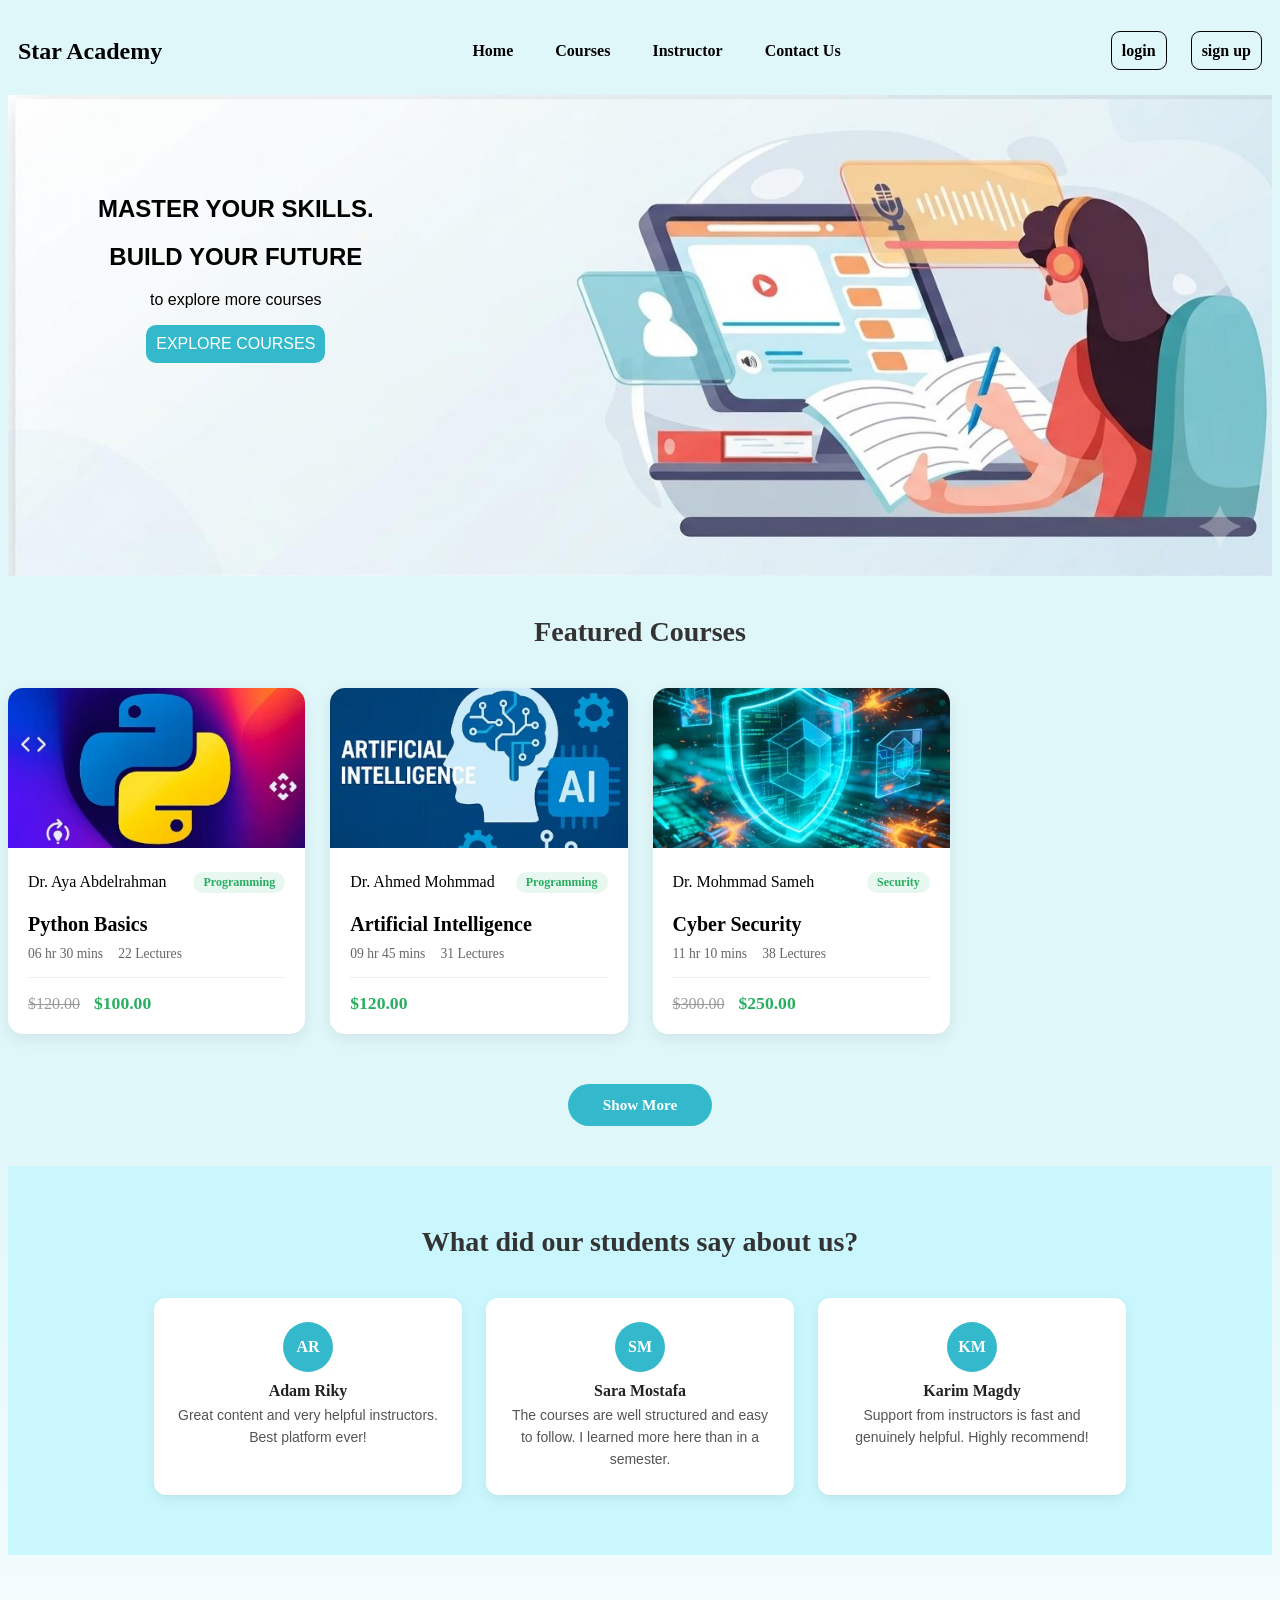
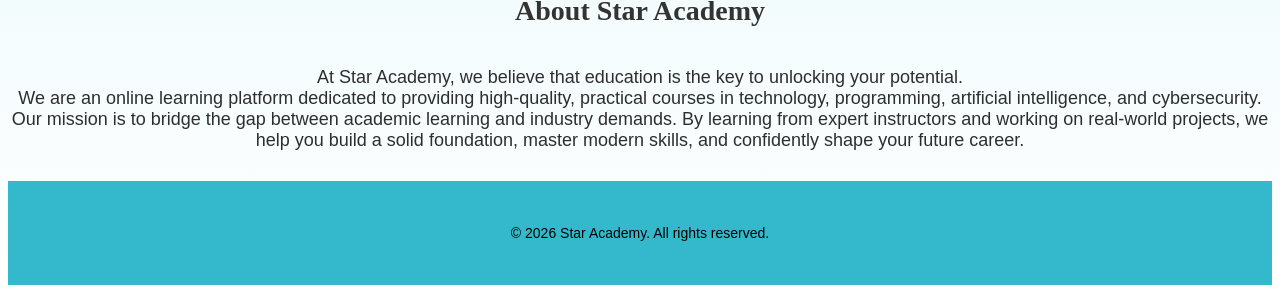
<file: index.html>
<!DOCTYPE html>
<html lang="en">
<head>
    <meta charset="UTF-8">
    <meta name="viewport" content="width=device-width, initial-scale=1.0">
    <title>Education Website</title>
    <link rel="stylesheet" href="hh.css">
</head>
<body>
    <header>
        <nav>
            <h1 class="logo">Star Academy</h1>
            <ul>
                <li><a href="index.html">Home</a></li>
                <li><a href="courses.html">Courses</a></li>
                <li><a href="instructors.html">Instructor</a></li>
                <li><a href="contaxct us.html">Contact Us</a></li>
            </ul>
            <div class="auth-buttons">
                <a href="login.html" class="ll">login</a>
                <a href="signup.html" class="ll">sign up</a>
            </div>
        </nav>
    </header>

    <div class="pp">
        <img src="WhatsApp Image 2026-07-05 at 4.45.54 AM.jpeg">
        <div class="first">
            <h2>MASTER YOUR SKILLS.</h2>
            <h2>BUILD YOUR FUTURE</h2>
            <p>to explore more courses</p>
            <a href="_" class="kk">EXPLORE COURSES</a>
        </div>
    </div>

    <h2 class="section-title">Featured Courses</h2>

    <section class="category">
        <div class="cards-grid">

            <a href="_" class="card">
                <div class="card-img">
                    <img src="WhatsApp Image 2026-07-16 at 11.35.59 PM.jpeg" alt="Python Basics">
                </div>
                <div class="card-content">
                    <div class="card-top">
                        <div class="instructor">
                            <i class="fa-solid fa-user-circle"></i>
                            <span class="instructor-name">Dr. Aya Abdelrahman</span>
                        </div>
                        <span class="tag">Programming</span>
                    </div>
                    <h3 class="card-title">Python Basics</h3>
                    <div class="card-info">
                        <span><i class="fa-regular fa-clock"></i> 06 hr 30 mins</span>
                        <span><i class="fa-solid fa-users"></i> 22 Lectures</span>
                    </div>
                    <div class="card-footer">
                        <div class="price">
                            <span class="old-price">$120.00</span>
                            <span class="new-price">$100.00</span>
                        </div>
                    </div>
                </div>
            </a>

            <a href="_" class="card">
                <div class="card-img">
                    <img src="WhatsApp Image 2026-07-16 at 11.36.33 PM (1).jpeg" alt="Artificial Intelligence">
                </div>
                <div class="card-content">
                    <div class="card-top">
                        <div class="instructor">
                            <i class="fa-solid fa-user-circle"></i>
                            <span class="instructor-name">Dr. Ahmed Mohmmad</span>
                        </div>
                        <span class="tag">Programming</span>
                    </div>
                    <h3 class="card-title">Artificial Intelligence</h3>
                    <div class="card-info">
                        <span><i class="fa-regular fa-clock"></i> 09 hr 45 mins</span>
                        <span><i class="fa-solid fa-users"></i> 31 Lectures</span>
                    </div>
                    <div class="card-footer">
                        <div class="price">
                            <span class="new-price">$120.00</span>
                        </div>
                    </div>
                </div>
            </a>

            <a href="_" class="card">
                <div class="card-img">
                    <img src="WhatsApp Image 2026-07-16 at 11.36.33 PM.jpeg" alt="Cyber Security">
                </div>
                <div class="card-content">
                    <div class="card-top">
                        <div class="instructor">
                            <i class="fa-solid fa-user-circle"></i>
                            <span class="instructor-name">Dr. Mohmmad Sameh</span>
                        </div>
                        <span class="tag">Security</span>
                    </div>
                    <h3 class="card-title">Cyber Security</h3>
                    <div class="card-info">
                        <span><i class="fa-regular fa-clock"></i> 11 hr 10 mins</span>
                        <span><i class="fa-solid fa-users"></i> 38 Lectures</span>
                    </div>
                    <div class="card-footer">
                        <div class="price">
                            <span class="old-price">$300.00</span>
                            <span class="new-price">$250.00</span>
                        </div>
                    </div>
                </div>
            </a>

        </div>

        <div class="btn-container">
            <a href="#" class="k">Show More</a>
        </div>
    </section>

    <section class="student">
        <h2>What did our students say about us?</h2>

        <div class="testimonial-grid">
            <div class="testimonial-card">
                <div class="avatar">AR</div>
                <h4>Adam Riky</h4>
                <p class="quote">Great content and very helpful instructors. Best platform ever!</p>
            </div>

            <div class="testimonial-card">
                <div class="avatar">SM</div>
                <h4>Sara Mostafa</h4>
                <p class="quote">The courses are well structured and easy to follow. I learned more here than in a semester.</p>
            </div>

            <div class="testimonial-card">
                <div class="avatar">KM</div>
                <h4>Karim Magdy</h4>
                <p class="quote">Support from instructors is fast and genuinely helpful. Highly recommend!</p>
            </div>
        </div>
    </section>

    <div class="about">
        <h2>About Star Academy</h2>
        <p>At Star Academy, we believe that education is the key to unlocking your potential.
            <br> We are an online learning platform dedicated to providing high-quality, practical courses in technology, programming, artificial intelligence, and cybersecurity.
            <br>
            Our mission is to bridge the gap between academic learning and industry demands. By learning from expert instructors and working on real-world projects, we help you build a solid foundation, master modern skills, and confidently shape your future career.</p>
    </div>

    <footer class="main-footer">
        <p>&copy; 2026 Star Academy. All rights reserved.</p>
    </footer>
</body>
</html>
</file>
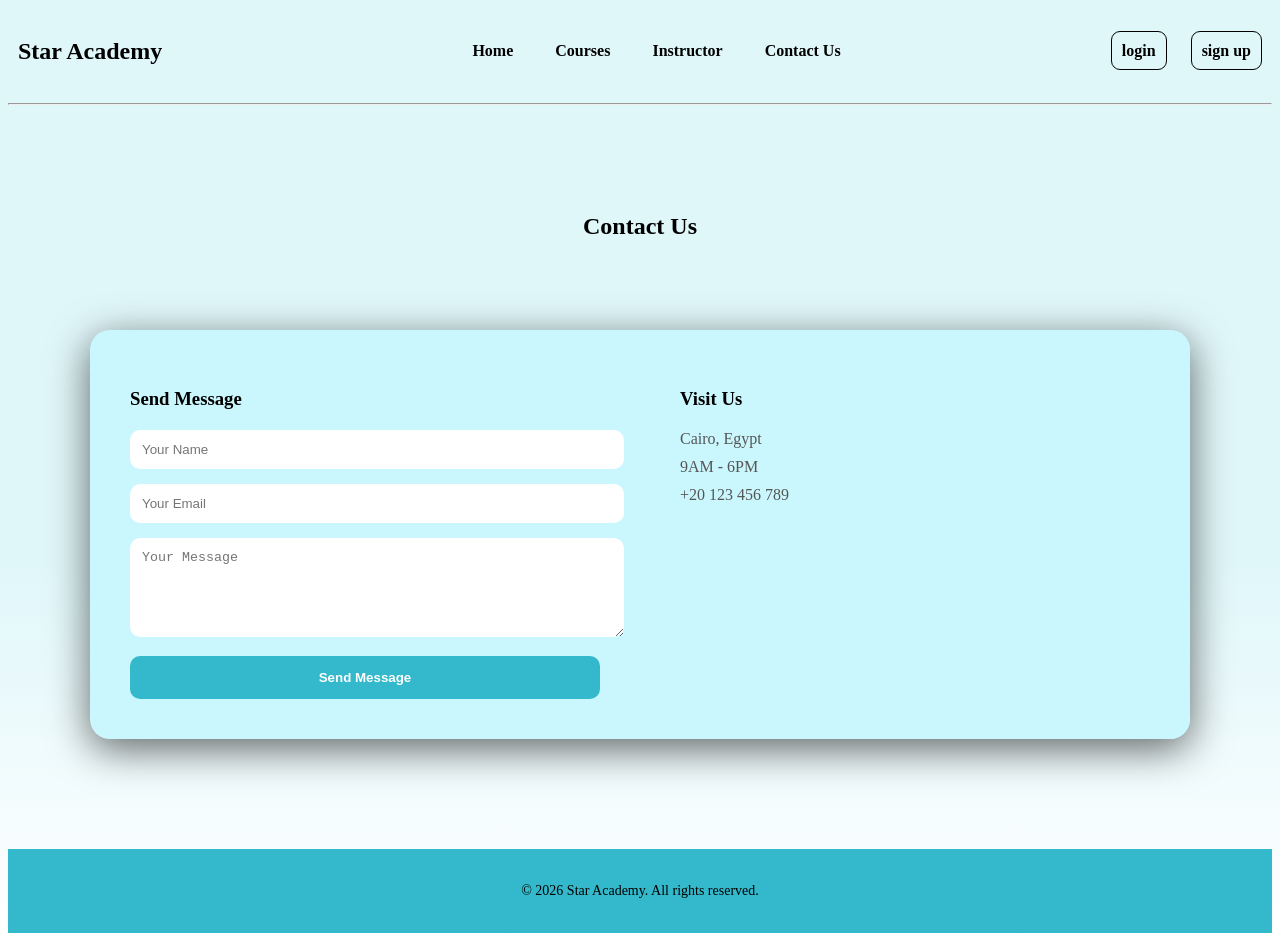
<file: contaxct us.html>
<!DOCTYPE html>
<html lang="en">
<head>
    <meta charset="UTF-8">
    <meta name="viewport" content="width=device-width, initial-scale=1.0">
    <title>Document</title>
    <link rel="stylesheet" href="contact us .css">

</head>
<body>
    
    <header>
        <nav>
            <h1 class="logo">Star Academy</h1>
            <ul>
                <li><a href="index.html">Home</a></li>
                <li><a href="courses.html">Courses</a></li>
                <li><a href="instructors.html">Instructor</a></li>
                <li><a href="contaxct us.html">Contact Us</a></li>
            </ul>
            <div class="auth-buttons">
                <a href="login.html" class="ll">login</a>
                <a href="signup.html" class="ll">sign up</a>
            </div>
        </nav>
    </header>

    <hr>
    <section id="contact" class="fade">
    <h2>Contact Us </h2>
    <div class="container">
        <div class="form">
            <h3>Send Message</h3>
            <form>
                <input type="text" id="name" placeholder="Your Name" >
                <input type="email" id="email" placeholder="Your Email">
              
                <textarea id="message" rows="5" placeholder="Your Message"></textarea>
                <button class="hh" type="submit">Send Message</button>
            </form>
        </div>
        <div class="info">
            <h3>Visit Us</h3>
            <p> <span>Cairo, Egypt</span></p>
            <p><span>9AM - 6PM</span></p>
            <p> <span>+20 123 456 789</span></p>
        </div>


    </div>
</section>
<footer class="main-footer">
        <p>&copy; 2026 Star Academy. All rights reserved.</p>
    </footer>
    
</body>
</html>
</file>
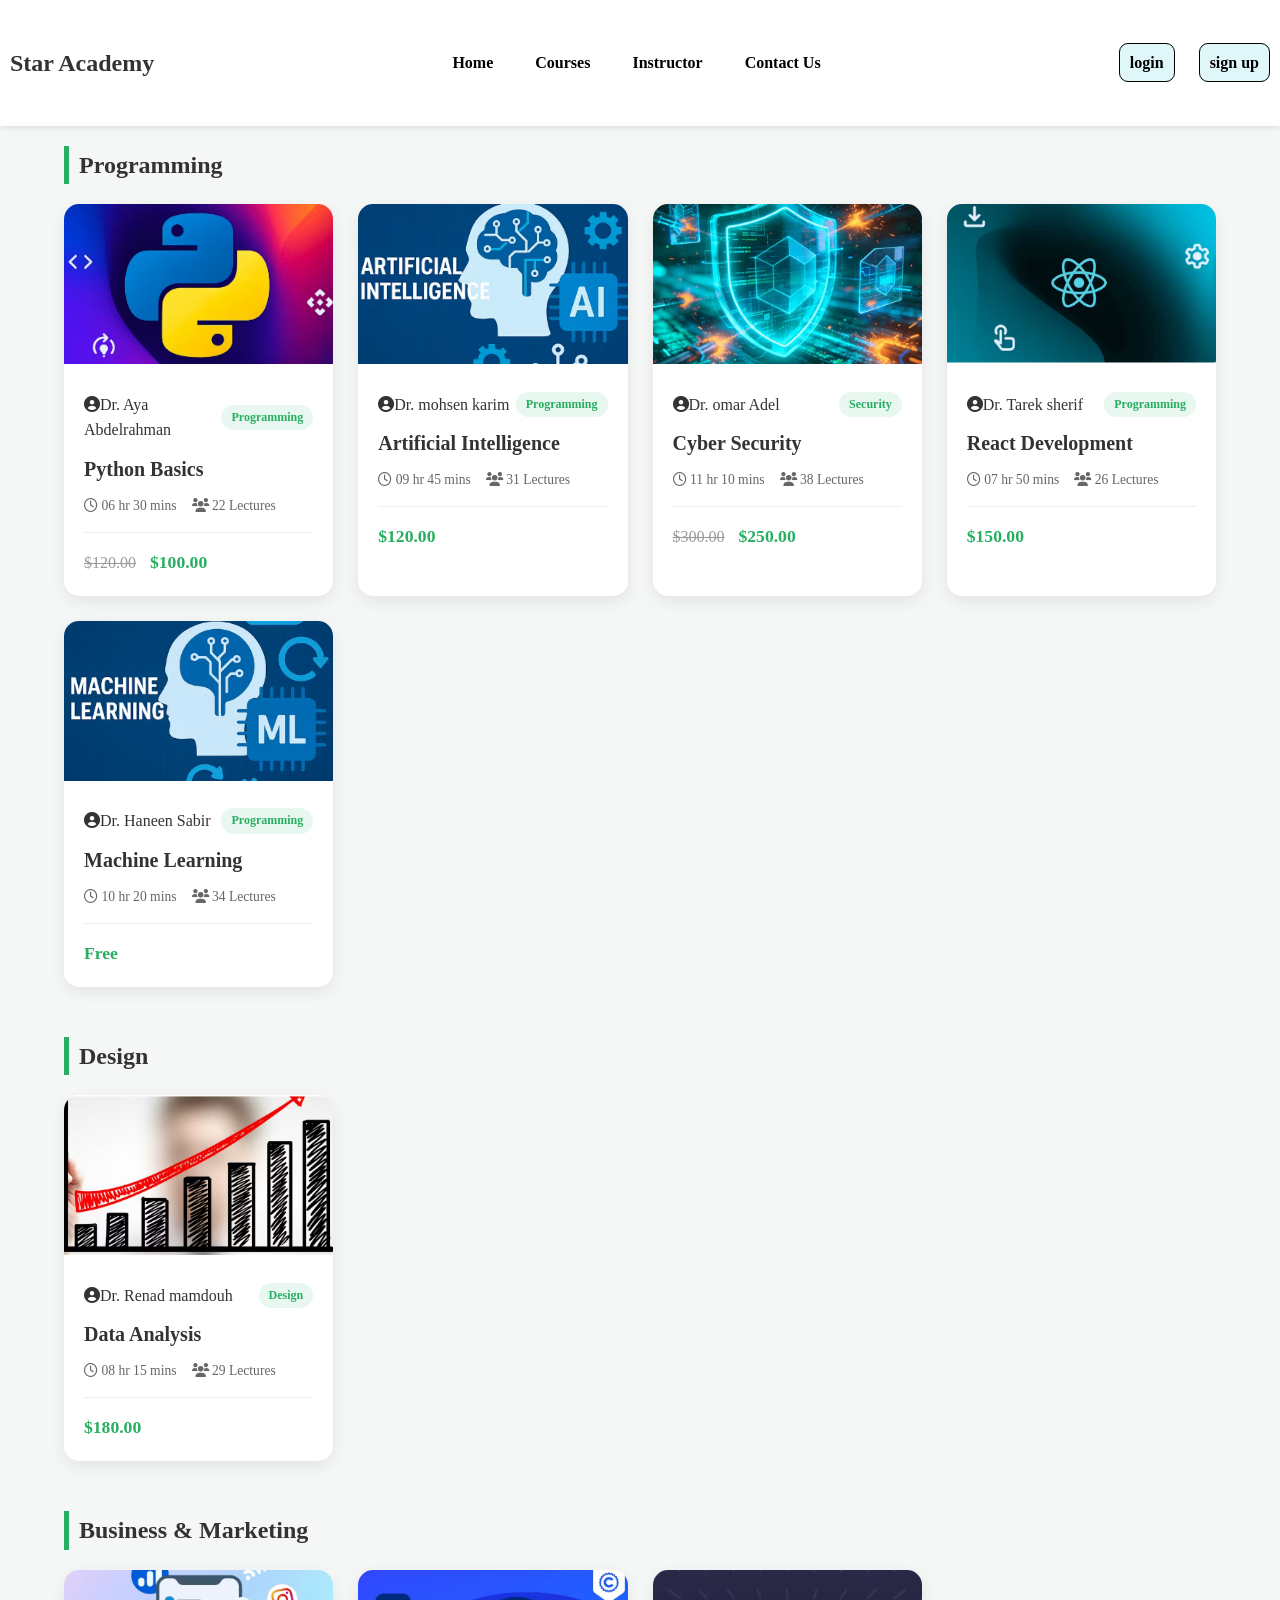
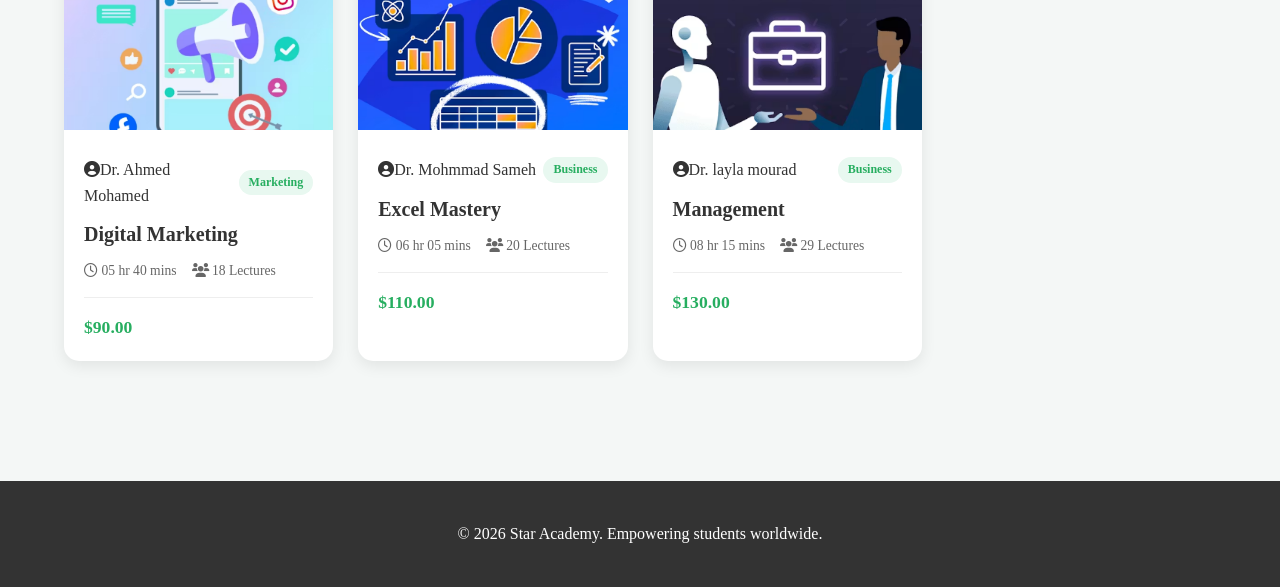
<file: courses.html>
<!DOCTYPE html>
<html lang="en">

<head>
    <meta charset="UTF-8">
    <meta name="viewport" content="width=device-width, initial-scale=1.0">
    <title>Star Academy - Courses</title>
    <link rel="preconnect" href="https://fonts.googleapis.com">
    <link
        href="https://fonts.googleapis.com/css2?family=Tajawal:wght@400;500;700;800&family=Poppins:wght@400;500;600;700&display=swap"
        rel="stylesheet">
    <link rel="stylesheet" href="style.css">
    <link rel="stylesheet" href="https://cdnjs.cloudflare.com/ajax/libs/font-awesome/6.0.0/css/all.min.css">
</head>

<body>

    <div class="page">
        <header>
            <nav>
                <h1 class="logo">Star Academy</h1>
                <ul>
                    <li><a href="index.html">Home</a></li>
                    <li><a href="courses.html">Courses</a></li>
                    <li><a href="instructors.html">Instructor</a></li>
                    <li><a href="contaxct us.html">Contact Us</a></li>
                </ul>
                <div class="auth-buttons">
                    <a href="login.html" class="ll">login</a>
                    <a href="signup.html" class="ll">sign up</a>
                </div>
            </nav>
        </header>

        <main class="container">
            <section class="category">
                <h2 class="section-title">Programming</h2>
                <div class="cards-grid">
                    <div class="card">
                        <div class="card-img">
                            <img src="python.png" alt="Python Basics">
                        </div>
                        <div class="card-content">
                            <div class="card-top">
                                <div class="instructor">
                                    <i class="fa-solid fa-user-circle"></i><span class="instructor-name">Dr. Aya
                                        Abdelrahman</span>
                                </div>
                                <span class="tag">Programming</span>
                            </div>
                            <h3 class="card-title">Python Basics</h3>
                            <div class="card-info">
                                <span><i class="fa-regular fa-clock"></i> 06 hr 30 mins</span>
                                <span><i class="fa-solid fa-users"></i> 22 Lectures</span>
                            </div>
                            <div class="card-footer">
                                <div class="price">
                                    <span class="old-price">$120.00</span>
                                    <span class="new-price">$100.00</span>
                                </div>
                            </div>
                        </div>
                    </div>
                    <div class="card">
                        <div class="card-img">
                            <img src="artificial intelligence.png" alt="Artificial Intelligence">
                        </div>
                        <div class="card-content">
                            <div class="card-top">
                                <div class="instructor">
                                    <i class="fa-solid fa-user-circle"></i><span class="instructor-name">Dr. mohsen
                                        karim</span>
                                </div>
                                <span class="tag">Programming</span>
                            </div>
                            <h3 class="card-title">Artificial Intelligence</h3>
                            <div class="card-info">
                                <span><i class="fa-regular fa-clock"></i> 09 hr 45 mins</span>
                                <span><i class="fa-solid fa-users"></i> 31 Lectures</span>
                            </div>
                            <div class="card-footer">
                                <div class="price">
                                    <span class="new-price">$120.00</span>
                                </div>
                            </div>
                        </div>
                    </div>
                    <div class="card">
                        <div class="card-img">
                            <img src="Cyber security.png" alt="Cyber Security">
                        </div>
                        <div class="card-content">
                            <div class="card-top">
                                <div class="instructor">
                                    <i class="fa-solid fa-user-circle"></i><span class="instructor-name">Dr. omar
                                        Adel</span>
                                </div>
                                <span class="tag">Security</span>
                            </div>
                            <h3 class="card-title">Cyber Security</h3>
                            <div class="card-info">
                                <span><i class="fa-regular fa-clock"></i> 11 hr 10 mins</span>
                                <span><i class="fa-solid fa-users"></i> 38 Lectures</span>
                            </div>
                            <div class="card-footer">
                                <div class="price">
                                    <span class="old-price">$300.00</span>
                                    <span class="new-price">$250.00</span>
                                </div>
                            </div>
                        </div>
                    </div>
                    <div class="card">
                        <div class="card-img">
                            <img src="react.png" alt="React Development">
                        </div>
                        <div class="card-content">
                            <div class="card-top">
                                <div class="instructor">
                                    <i class="fa-solid fa-user-circle"></i><span class="instructor-name">Dr. Tarek
                                        sherif</span>
                                </div>
                                <span class="tag">Programming</span>
                            </div>
                            <h3 class="card-title">React Development</h3>
                            <div class="card-info">
                                <span><i class="fa-regular fa-clock"></i> 07 hr 50 mins</span>
                                <span><i class="fa-solid fa-users"></i> 26 Lectures</span>
                            </div>
                            <div class="card-footer">
                                <div class="price">
                                    <span class="new-price">$150.00</span>
                                </div>
                            </div>
                        </div>
                    </div>
                    <div class="card">
                        <div class="card-img">
                            <img src="machine learning.png" alt="Machine Learning">
                        </div>
                        <div class="card-content">
                            <div class="card-top">
                                <div class="instructor">
                                    <i class="fa-solid fa-user-circle"></i><span class="instructor-name">Dr. Haneen
                                        Sabir</span>
                                </div>
                                <span class="tag">Programming</span>
                            </div>
                            <h3 class="card-title">Machine Learning</h3>
                            <div class="card-info">
                                <span><i class="fa-regular fa-clock"></i> 10 hr 20 mins</span>
                                <span><i class="fa-solid fa-users"></i> 34 Lectures</span>
                            </div>
                            <div class="card-footer">
                                <div class="price">
                                    <span class="new-price free">Free</span>
                                </div>
                            </div>
                        </div>
                    </div>

                </div>
            </section>

            <section class="category">
                <h2 class="section-title">Design</h2>
                <div class="cards-grid">
                    <div class="card">
                        <div class="card-img">
                            <img src="Data analysis.png" alt="Data Analysis">
                        </div>
                        <div class="card-content">
                            <div class="card-top">
                                <div class="instructor">
                                    <i class="fa-solid fa-user-circle"></i><span class="instructor-name">Dr. Renad
                                        mamdouh</span>
                                </div>
                                <span class="tag">Design</span>
                            </div>
                            <h3 class="card-title">Data Analysis</h3>
                            <div class="card-info">
                                <span><i class="fa-regular fa-clock"></i> 08 hr 15 mins</span>
                                <span><i class="fa-solid fa-users"></i> 29 Lectures</span>
                            </div>
                            <div class="card-footer">
                                <div class="price">
                                    <span class="new-price">$180.00</span>
                                </div>
                            </div>
                        </div>
                    </div>

                </div>
            </section>

            <section class="category">
                <h2 class="section-title">Business &amp; Marketing</h2>
                <div class="cards-grid">
                    <div class="card">
                        <div class="card-img">
                            <img src="marketing.png" alt="Digital Marketing">
                        </div>
                        <div class="card-content">
                            <div class="card-top">
                                <div class="instructor">
                                    <i class="fa-solid fa-user-circle"></i><span class="instructor-name">Dr. Ahmed
                                        Mohamed</span>
                                </div>
                                <span class="tag">Marketing</span>
                            </div>
                            <h3 class="card-title">Digital Marketing</h3>
                            <div class="card-info">
                                <span><i class="fa-regular fa-clock"></i> 05 hr 40 mins</span>
                                <span><i class="fa-solid fa-users"></i> 18 Lectures</span>
                            </div>
                            <div class="card-footer">
                                <div class="price">
                                    <span class="new-price">$90.00</span>
                                </div>
                            </div>
                        </div>
                    </div>

                    <!-- Excel Mastery -->
                    <div class="card">
                        <div class="card-img">
                            <img src="Excel.png" alt="Excel Mastery">
                        </div>
                        <div class="card-content">
                            <div class="card-top">
                                <div class="instructor">
                                    <i class="fa-solid fa-user-circle"></i><span class="instructor-name">Dr. Mohmmad
                                        Sameh</span>
                                </div>
                                <span class="tag">Business</span>
                            </div>
                            <h3 class="card-title">Excel Mastery</h3>
                            <div class="card-info">
                                <span><i class="fa-regular fa-clock"></i> 06 hr 05 mins</span>
                                <span><i class="fa-solid fa-users"></i> 20 Lectures</span>
                            </div>
                            <div class="card-footer">
                                <div class="price">
                                    <span class="new-price">$110.00</span>
                                </div>
                            </div>
                        </div>
                    </div>
                    <div class="card">
                        <div class="card-img">
                            <img src="business.png" alt="Management">
                        </div>
                        <div class="card-content">
                            <div class="card-top">
                                <div class="instructor">
                                    <i class="fa-solid fa-user-circle"></i><span class="instructor-name">Dr. layla
                                        mourad</span>
                                </div>
                                <span class="tag">Business</span>
                            </div>
                            <h3 class="card-title">Management</h3>
                            <div class="card-info">
                                <span><i class="fa-regular fa-clock"></i> 08 hr 15 mins</span>
                                <span><i class="fa-solid fa-users"></i> 29 Lectures</span>
                            </div>
                            <div class="card-footer">
                                <div class="price">
                                    <span class="new-price">$130.00</span>
                                </div>
                            </div>
                        </div>
                    </div>

                </div>
            </section>
        </main>

        <footer>
            <p>&copy; 2026 Star Academy. Empowering students worldwide.</p>
        </footer>
    </div>

</body>

</html>
</file>
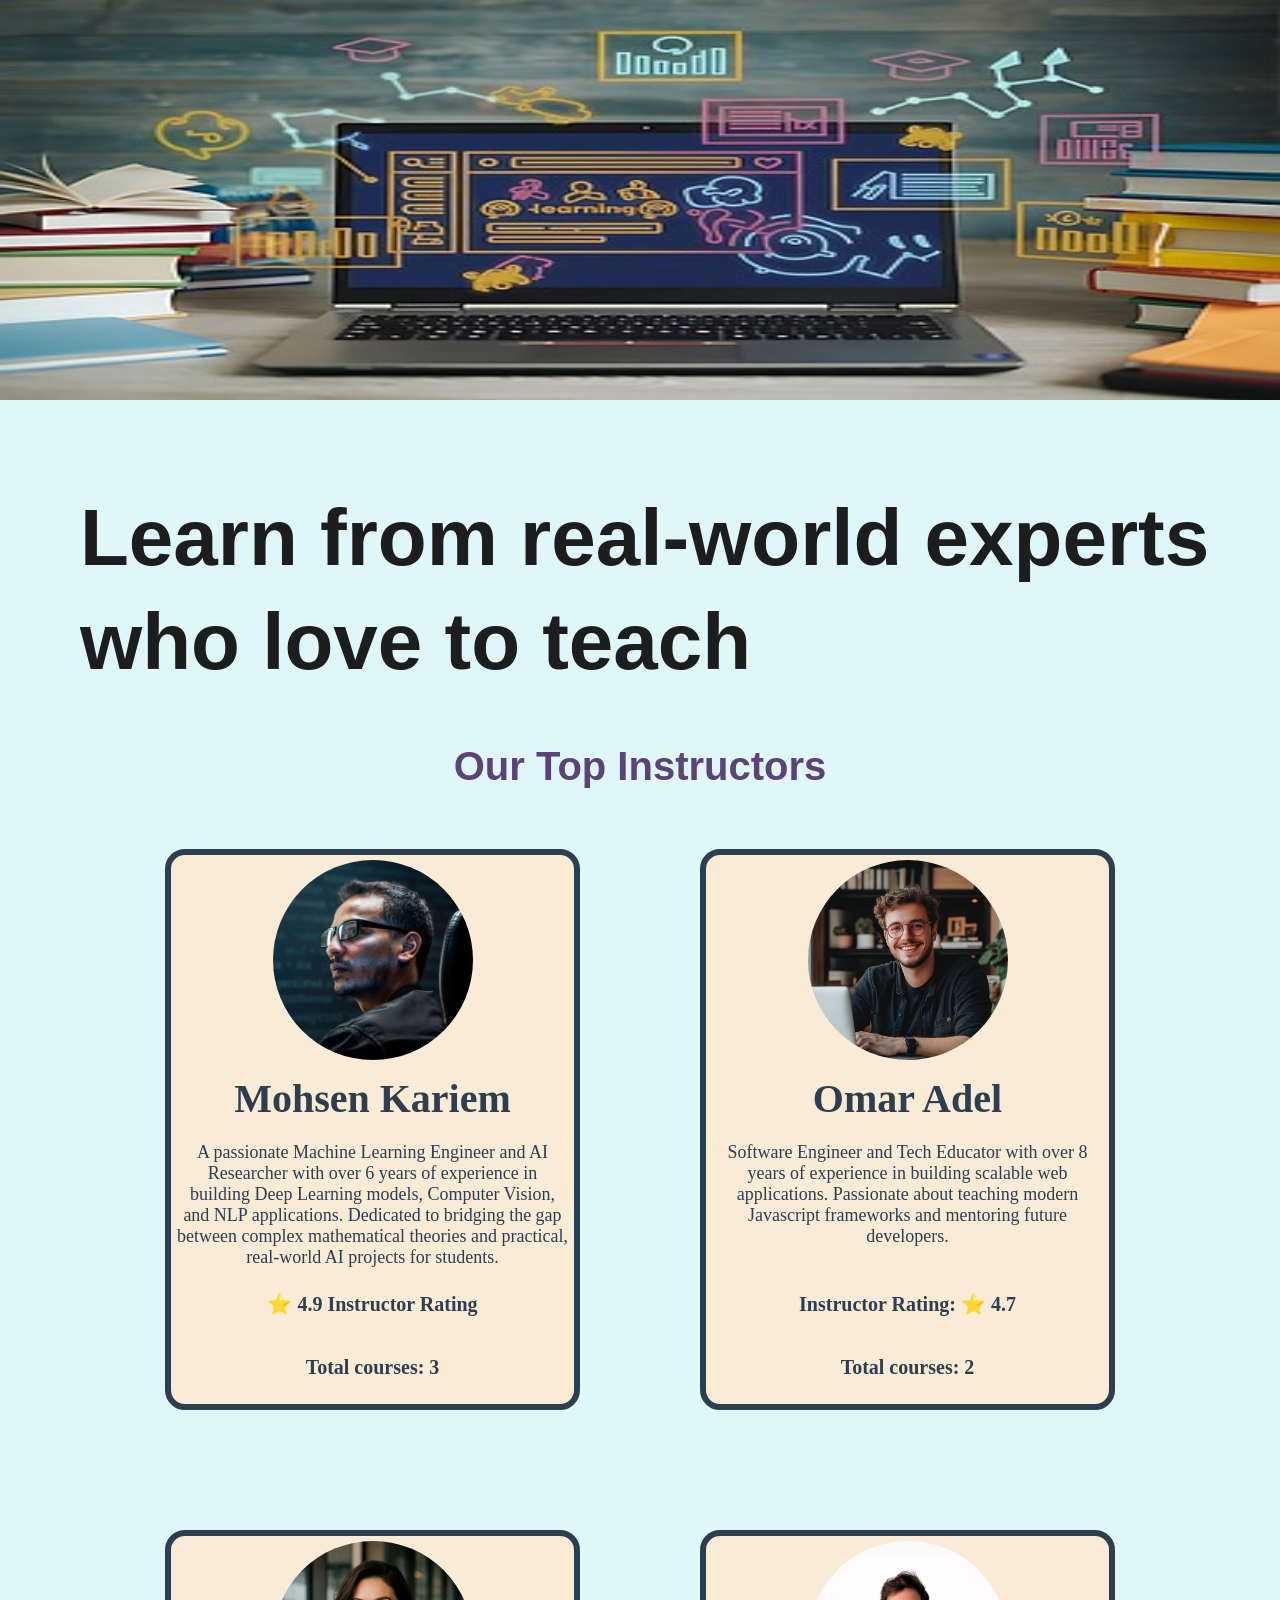
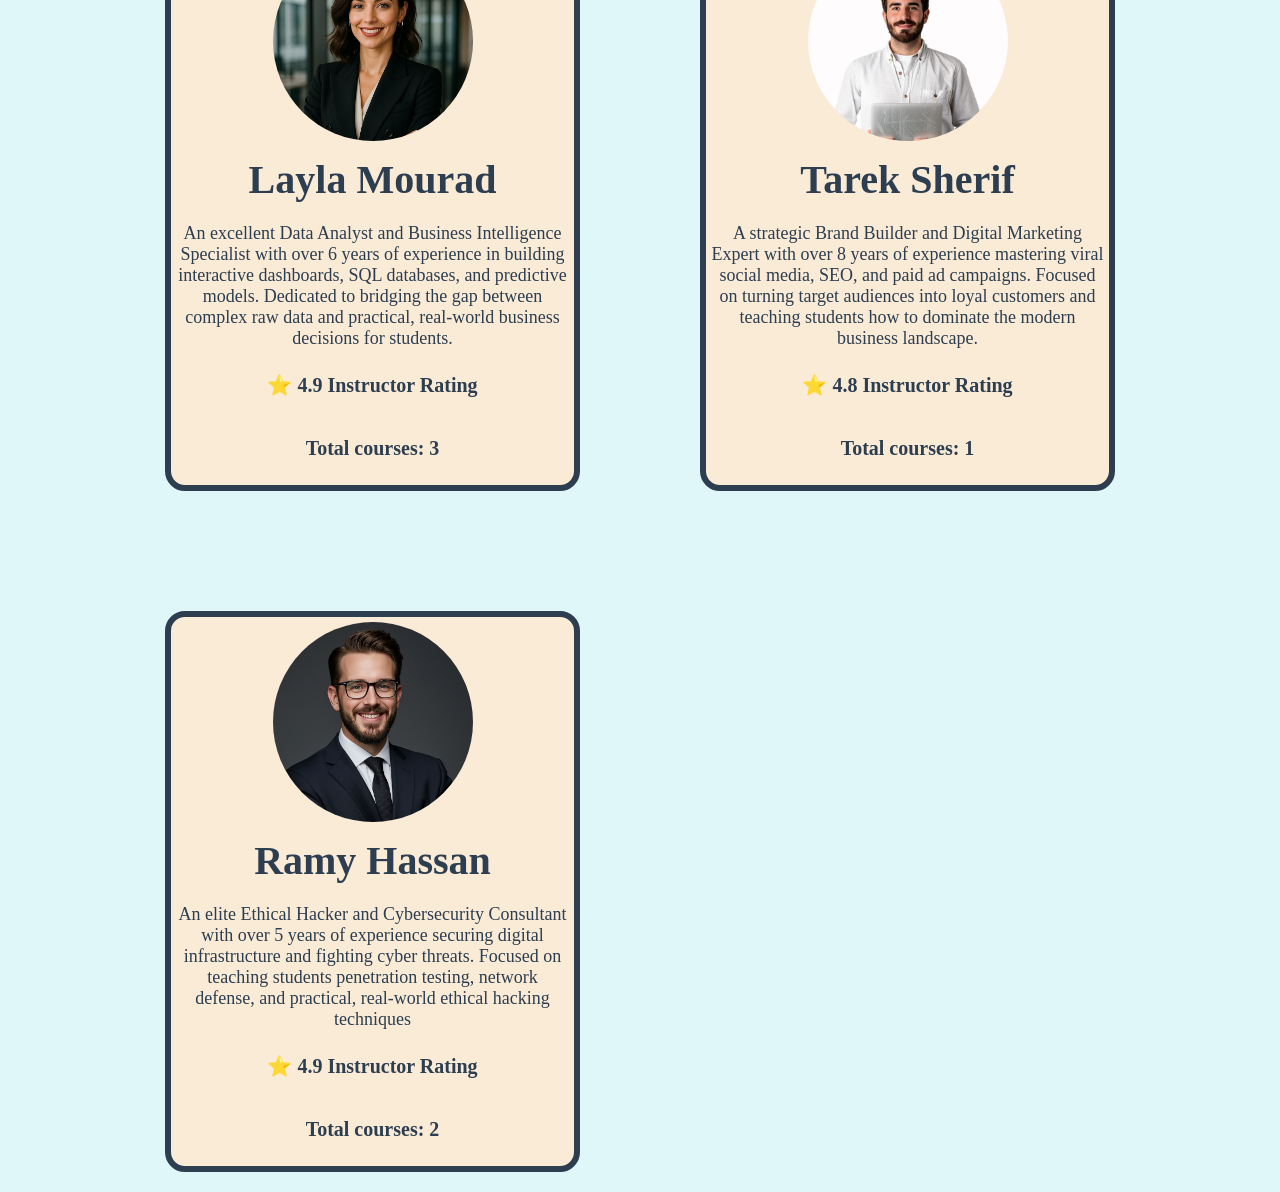
<file: instructors.html>
<!DOCTYPE html>
<html>
    <head>
      <title>Our instructors</title>
      <meta charset="UTF-8">
      <link rel="stylesheet" href="style-ins.css">
    </head>
    <body> 
    <div class="container">
      <img class="cover" src="Images/image2.jpg">
    </div>
    <section class="instructorpage">
       <div class="heading">
        <h1>Learn from real-world experts who love to teach</h1>
       </div> 
        <p class="ourinstructors">Our Top Instructors  </p>
       <div class="cards">
        <div class="card">
          <img src="Images/instructors2.jpeg"  class="instructor-img">
          <h3>Mohsen Kariem</h3>
          <p class="instructor-role">A passionate Machine Learning Engineer and AI Researcher with over 6 years of experience in building Deep Learning
           models, Computer Vision, and NLP applications. Dedicated to bridging the gap between complex mathematical theories and practical,
            real-world AI projects for students.</p>
            <p class="instructor-rating">⭐ 4.9 Instructor Rating</p>
            <p class="instructor-rating">Total courses: 3</p>
        </div>
        <div class="card">
           <img src="Images/instructor4.jfif"  class="instructor-img">
        <h3>Omar Adel</h3>
        <p class="instructor-role">Software Engineer and Tech Educator with over 8 years of experience in building scalable web applications. Passionate about 
          teaching modern Javascript frameworks and mentoring future developers.</p>
        <p class="instructor-rating">Instructor Rating: ⭐ 4.7 </p>
        <p class="instructor-rating">Total courses: 2</p>
        </div>
        <div class="card">
           <img src="Images/instructor3.jfif"  class="instructor-img">
        <h3>Layla Mourad</h3>
        <p class="instructor-role">An excellent Data Analyst and Business Intelligence Specialist with over 6 years of experience in building interactive dashboards,
           SQL databases, and predictive models. Dedicated to bridging the gap between complex raw data and practical, real-world business decisions for students.
        </p>
        <p class="instructor-rating">⭐ 4.9 Instructor Rating</p>
        <p class="instructor-rating">Total courses: 3</p>
        </div>
        <div class="card">
           <img src="Images/instructor1.jpeg"  class="instructor-img">
        <h3>Tarek Sherif</h3>
        <p class="instructor-role">A strategic Brand Builder and Digital Marketing Expert with over 8 years of experience mastering viral social media, SEO, and paid
           ad campaigns. Focused on turning target audiences into loyal customers and teaching students how to dominate the modern business landscape.</p>
        <p class="instructor-rating">⭐ 4.8 Instructor Rating</p>
        <p class="instructor-rating">Total courses: 1</p>
        </div>
        <div class="card">
           <img src="Images/instructor5.jfif"  class="instructor-img">
        <h3>Ramy Hassan</h3>
        <p class="instructor-role">An elite Ethical Hacker and Cybersecurity Consultant with over 5 years of experience securing digital infrastructure and fighting 
          cyber threats. Focused on teaching students penetration testing, network defense, and practical, real-world ethical hacking techniques</p>
        <p class="instructor-rating">⭐ 4.9 Instructor Rating</p>
        <p class="instructor-rating">Total courses: 2</p>
        </div>
       </div>
       
    </section>
    
</body>
</html>
</file>
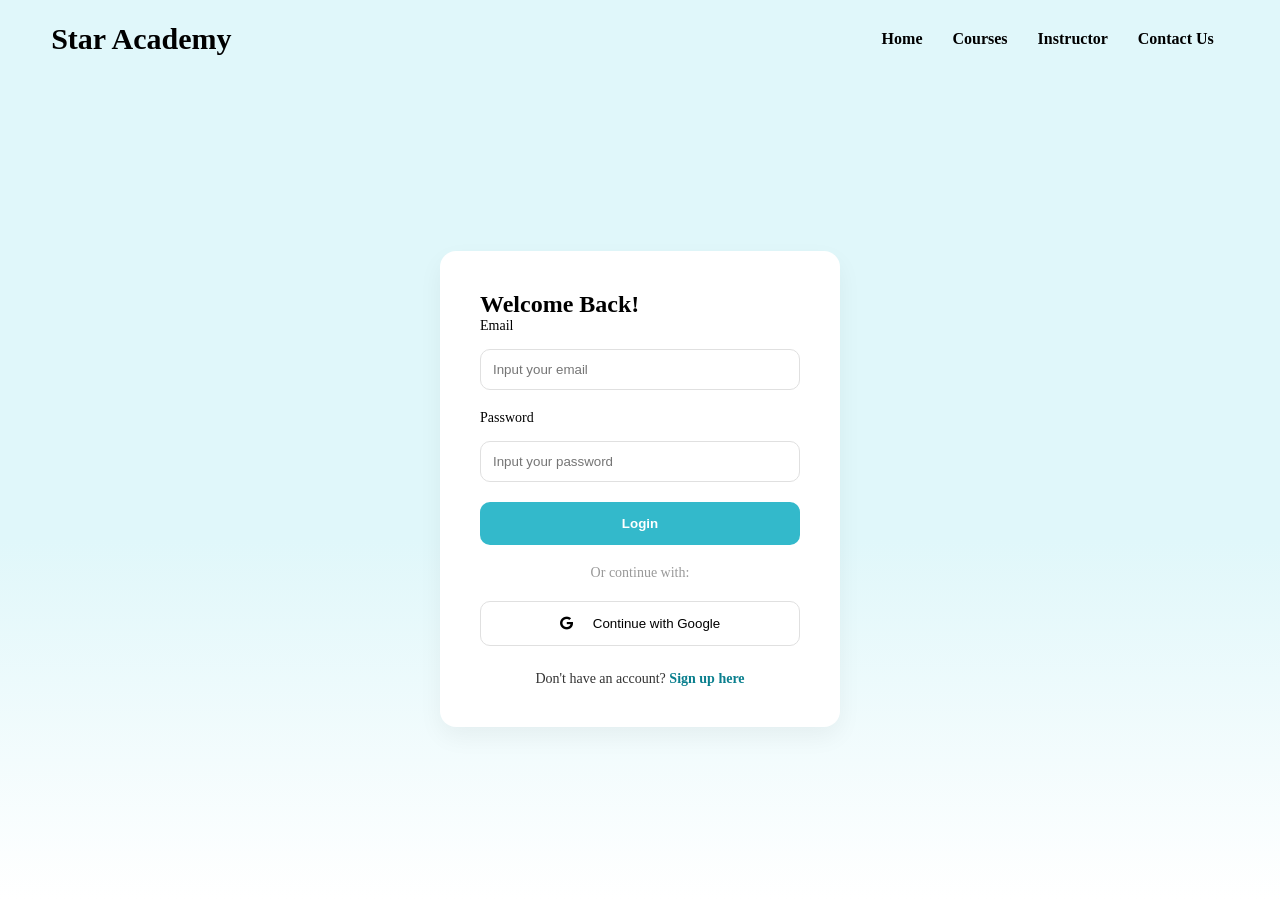
<file: login.html>
<!DOCTYPE html>
<html lang="en">

<head>
    <meta charset="UTF-8">
    <meta name="viewport" content="width=device-width, initial-scale=1.0">
    <title>Login - Star Academy</title>
    <link href="https://fonts.googleapis.com/css2?family=Poppins:wght@400;500;600&display=swap" rel="stylesheet">
    <link rel="stylesheet" href="https://cdnjs.cloudflare.com/ajax/libs/font-awesome/6.0.0/css/all.min.css">
    <link rel="stylesheet" href="login.css">
</head>

<body>
      <header>
            <nav>
                <h1 class="logo">Star Academy</h1>
                <ul>
                    <li><a href="index.html">Home</a></li>
                    <li><a href="courses.html">Courses</a></li>
                    <li><a href="instructors.html">Instructor</a></li>
                    <li><a href="contact us.html">Contact Us</a></li>
                </ul>
            </nav>
        </header>
    <div class="login-container">
      
        <br>
        <div class="login-box">
            <h2>Welcome Back!</h2>
            <form>
                <div class="input-group">
                    <label>Email</label>
                    <input type="email" placeholder="Input your email">
                </div>

                <div class="input-group">
                    <label>Password</label>
                    <div class="password-wrapper">
                        <input type="password" placeholder="Input your password">
                    </div>
                </div>


                <button type="submit" class="login-btn">Login</button>
            </form>

            <div class="divider">
                <span>Or continue with:</span>
            </div>

            <button class="google-btn">
                <i class="fa-brands fa-google"></i> Continue with Google
            </button>

            <p class="signup-link">Don't have an account? <a href="signup.html">Sign up here</a></p>
        </div>
    </div>

</body>

</html>
</file>
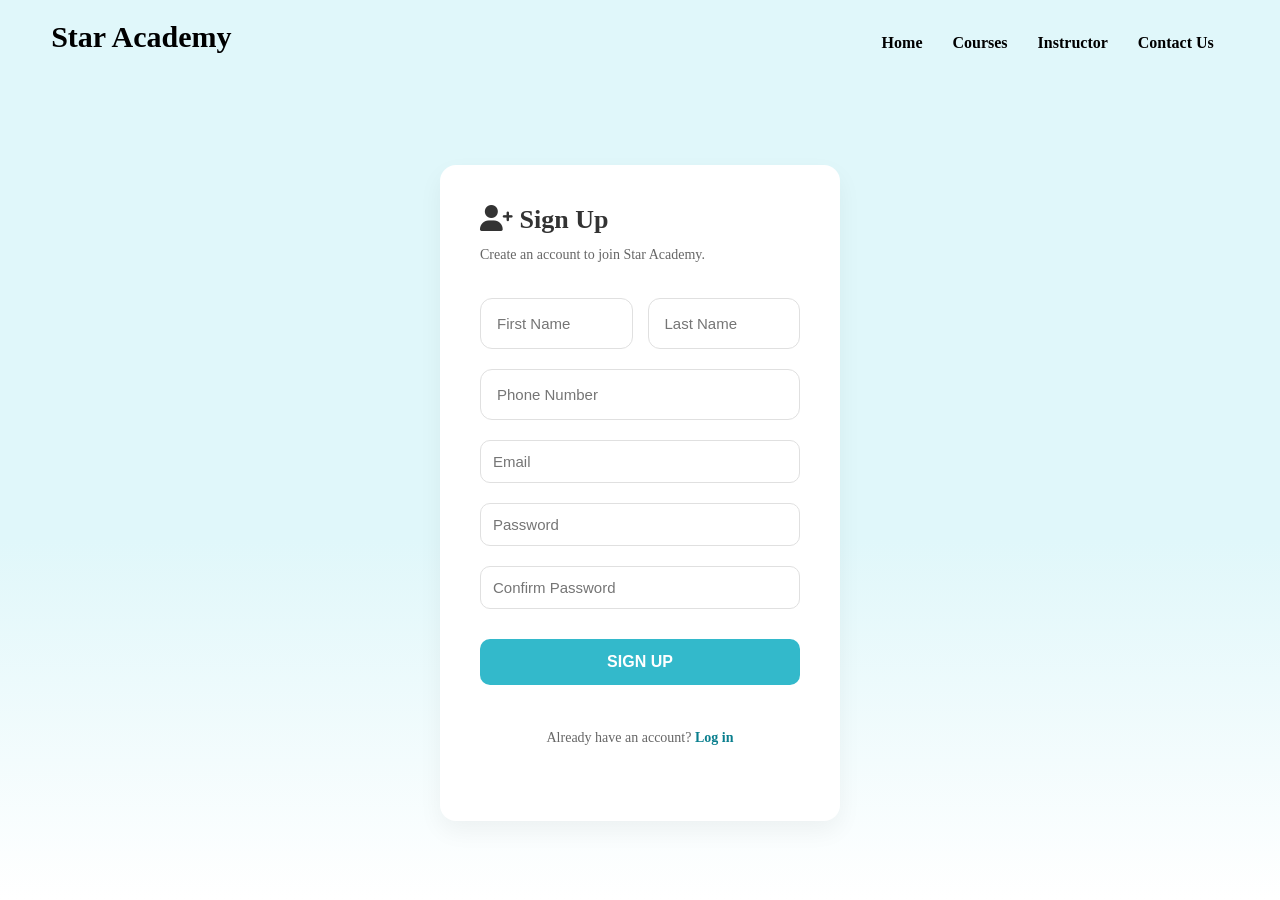
<file: signup.html>
<!DOCTYPE html>
<html lang="en">

<head>
    <meta charset="UTF-8">
    <meta name="viewport" content="width=device-width, initial-scale=1.0">
    <title>Sign Up - Star Academy</title>
    <link rel="stylesheet" href="signup.css">
    <link rel="stylesheet" href="https://cdnjs.cloudflare.com/ajax/libs/font-awesome/6.0.0/css/all.min.css">
</head>

<body>
     <header>
            <nav>
                <h1 class="logo">Star Academy</h1>
                <ul>
                    <li><a href="index.html">Home</a></li>
                    <li><a href="courses.html">Courses</a></li>
                    <li><a href="instructors.html">Instructor</a></li>
                    <li><a href="contact us.html">Contact Us</a></li>
                </ul>
            </nav>
        </header>
    <div class="login-container">
      
        <br>

    <div class="login-container">
        <div class="login-box">
            <h1><i class="fas fa-user-plus"></i> Sign Up</h1>
            <p>Create an account to join Star Academy.</p>

            <form>
                <div class="input-row">
                    <input type="text" placeholder="First Name">
                    <input type="text" placeholder="Last Name">
                </div>

                <input type="tel" placeholder="Phone Number">
                <input type="email" placeholder="Email">

                <input type="password" placeholder="Password">
                <input type="password" placeholder="Confirm Password">

               <button  type="submit" class="login-btn">SIGN UP</button>

                <p class="signup-link">
                    Already have an account? <a href="login.html">Log in</a>
                </p>
            </form>
        </div>
    </div>
</body>

</html>
</file>
<file: hh.css>
img {
    /* width: 98vmax; */
    /* background: linear-gradient(rgb(160, 248, 160) 50%,white);
    background-repeat: no-repeat; */
    
    width: 100%;
    max-width: 100%;
    height: auto;
}

body{
    min-height: 100vh;
    background: linear-gradient(to bottom,#e0f7fa 60% , #ffffff);
    overflow-x: hidden;
}
nav{
    display: flex;
    justify-content: space-between;
    align-items: center;
     /* background: rgba(171, 170, 170, 0.2); */
    font-weight: bolder;
     /* backdrop-filter: blur(10px); */
     min-height: 70px;

    flex-wrap: wrap;
}

.ll{
    text-decoration: none;
 margin: 10px;
 border-radius: 9px;
border: 1px solid black ;
background-color:#e0f7fa ;
color: black;
 /* border: none; */
 /* background-color: rgb(9, 219, 58); */
 /* background-color:  #33b9cb; */
 /* color: white; */
 padding: 10px;

}
nav ul{
    display: flex;
    margin: 10px;
    list-style: none;
}
nav h1{
    padding: 10px;
}
nav ul li {
   padding: 20px;
   
}
nav ul li a{
    text-decoration: none;
    color: black;
    border: 1px solid transparent;
    white-space: nowrap;
    border-radius: 8px;
}
nav ul li a:hover{
     /* border: 1px solid black ;
    border-radius: 8px;
    
    /* height: 6px; 
    padding: 10px; */
    /* border-color: black; */
    color: #0a7f8e;

}
.ll:hover{
   /* background-color: rgb(103, 255, 38); */
   background-color: #a7f0f9;
}
.pp{
    position: relative;
    width: 100%;
}

.pp img{
    width: 100%;
    display: block;
}

.first{
    position: absolute;
    top: 80px;
    left: 90px;
    text-align: center;
}
.first p {
    font-weight: 400;
    /* line-height: 1.6; */
    /* padding: 10px; */
    /* width: 600px; */
}
h2{
    font-weight: 700;
}
.kk{
    display: inline-block;
    text-decoration: none;
    background-color:#33b9cb ;
    /* background-color: #48cdde; */
    border: none;
/*    
    height: 50px; */
    align-items: center;
    padding: 10px;
/*    
    width: 200px; */
    border-radius: 10px;
    color: white;
}
.kk:hover{
    background-color:#30adbd ;
}
.first{
    font-family: 'poppins', sans-serif;
}
p{
    font-family: 'poppins', sans-serif;
    font-weight: 500;
}
.student {
    background: #caf7fd;
    text-align: center;
    padding: 60px 20px;
    margin: 40px 0;
}

.student h2 {
    font-size: 28px;
    color: #333;
    margin-bottom: 40px; 
}


.ee{
    display: flex;
    justify-content: center; 
    gap: 25px;               
    flex-wrap: wrap;        
    width: 100%;
}


.oo {
    background:white;
    width: 200px; 
    padding: 25px; 
    box-shadow: 0 4px 15px rgba(0, 0, 0, 0.1);
    border-radius: 15px;
    display: flex;
    flex-direction: column;
    gap: 12px; 
    align-items: center;
    text-align: center;
    transition: transform 0.3s ease, box-shadow 0.3s ease;
}

.oo:hover {
    transform: translateY(-5px) scale(1.02); 
    box-shadow: 0 8px 25px rgba(0, 0, 0, 0.15);
}

.oo h4 {
    font-size: 18px;
    font-weight: 700;
    color: #33b9cb; 
    margin: 0;
}

.oo p {
    font-size: 14px;
    color: #353434;
    
}

.main-footer {
    background-color: #33b9cb ; 
    
    padding: 50px 20px 20px;
    /* margin-top: 50px; */

    text-align: center;
    margin-top: 30px;
    padding-top: 20px;
    /* border-top: 1px solid #334e8f;  */
    font-size: 14px;
    color: black;
} 
@media (max-width: 1024px) {
  
    
    .first {
        top: 12%;
        left: 8%;
        text-align: left;
    }
    .first h2 {
        font-size: 2.8vw;
    }
    .first p {
        font-size: 1.8vw;
    }
    .kk {
        padding: 5px 10px;
        font-size: 1.6vw;
    }
}

@media (max-width: 480px) {

    
    .first {
        top: 10%;
        left: 6%;
    }
    nav ul li a{
        font-size: small;
       
        
    }
}








.student {
    background: #caf7fd;
    text-align: center;
    padding: 60px 20px;
    margin: 40px 0;
}
 
.student h2 {
    font-size: 28px;
    color: #333;
    margin: 0 0 40px;
}
 
.testimonial-grid {
    display: flex;
    justify-content: center;
    gap: 24px;
    flex-wrap: wrap;
}
 
.testimonial-card {
    background: white;
    width: 260px;
    padding: 24px;
    border-radius: 12px;
    box-shadow: 0 4px 12px rgba(0, 0, 0, 0.08);
    text-align: center;
    transition: transform 0.2s ease;
}
 
.testimonial-card:hover {
    transform: translateY(-5px);
}
 
.avatar {
    width: 50px;
    height: 50px;
    margin: 0 auto 10px;
    border-radius: 50%;
    background: #33b9cb;
    color: white;
    display: flex;
    align-items: center;
    justify-content: center;
    font-weight: 700;
}
 
.testimonial-card h4 {
    margin: 0 0 4px;
    color: #222;
}
 

.quote {
    font-size: 14px;
    color: #555;
    line-height: 1.6;
    margin: 0;
}
 

.main-footer {
    background-color: #33b9cb;
    padding: 30px 20px;
    text-align: center;
    font-size: 14px;
    color: black;
}

@media (max-width: 1024px) {
    .hero-text {
        top: 12%;
        left: 8%;
        text-align: left;
    }
    .hero-text h2 {
        font-size: 2.8vw;
    }
    .hero-text p {
        font-size: 1.8vw;
    }
    .btn-primary {
        padding: 5px 10px;
        font-size: 1.6vw;
    }
}

@media (max-width: 768px) {
    nav {
        flex-wrap: wrap;
        height: auto;
        padding: 10px 0;
    }
    nav ul {
        order: 3;
        width: 100%;
        justify-content: center;
        flex-wrap: wrap;
        margin: 5px 0;
    }
}

@media (max-width: 480px) {
    .hero-text {
        top: 10%;
        left: 6%;
    }
    .hero-text h2 {
        font-size: 4.5vw;
    }
    nav ul li a {
        font-size: small;
    }
    .testimonial-card {
        width: 100%;
        max-width: 320px;
    }
    .card-b {
        margin-top: 0;
    }
}

.section-title {
    font-size: 28px;
    color: #333;
    margin: 40px;
    text-align: center;
}
 
.cards-grid {
    display: grid;
    grid-template-columns: repeat(auto-fill, minmax(280px, 1fr));
    gap: 25px;
    margin-bottom: 50px;
}
 
.card {
    display: block;
    text-decoration: none;
    color: inherit;
    background: #fff;
    border-radius: 15px;
    overflow: hidden;
    box-shadow: 0 5px 15px rgba(0, 0, 0, 0.08);
    transition: 0.3s;
}
 
.card:hover {
    transform: translateY(-10px);
}
 
.card-img img {
    width: 100%;
    height: 160px;
    object-fit: cover;
}
 
.card-content {
    padding: 20px;
}
 
.card-top {
    display: flex;
    justify-content: space-between;
    align-items: center;
    margin-bottom: 10px;
}
 
.tag {
    background: #e8f8f0;
    color: #27ae60;
    padding: 3px 10px;
    border-radius: 20px;
    font-size: 0.75rem;
    font-weight: bold;
}
 
.card-title {
    font-size: 1.25rem;
    margin-bottom: 10px;
    color: inherit;
}
 
.card-info {
    display: flex;
    gap: 15px;
    font-size: 0.85rem;
    color: #666;
    margin-bottom: 15px;
}
 
.card-footer {
    border-top: 1px solid #eee;
    padding-top: 15px;
}
 
.old-price {
    text-decoration: line-through;
    color: #999;
    margin-right: 10px;
}
 
.new-price {
    font-weight: 800;
    color: #27ae60;
    font-size: 1.1rem;
}
 
.btn-container {
    text-align: center;
    width: 100%;
    margin-top: 40px;
    margin-bottom: 20px;
}
 
.k {
    display: inline-block;
    text-decoration: none;
    background-color: #33b9cb;
    color: white;
    padding: 12px 35px;
    border-radius: 30px;
    font-size: 0.95rem;
    font-weight: 600;
    text-transform: capitalize;
    border: none;
    transition: all 0.3s ease;
    cursor: pointer;
}
.k:hover {
    background-color: #2ba0b0;
    transform: translateY(-3px);
    box-shadow: 0 6px 20px rgba(51, 185, 203, 0.4);
}
 
.about h2 {

    font-size: 28px;
    color: #333;
    margin: 40px;
       text-align: center;

}
.about p{
    font-size: 18px;
    color: #2f2e2e;
    text-align: center;
}
@media (max-width: 768px) {
    nav {
        justify-content: center;
        text-align: center;
    }

    nav ul li {
        padding: 5px 5px;
    }
    
    .cards-grid {
        margin: 0 15px 30px;
    }

    .testimonial-card {
        width: 100%;
        max-width: 320px;
    }
}

@media (max-width: 480px) {
    .pp {
        height: clamp(180px, 55vw, 320px);
    }

    .first {
        left: 5%;
        max-width: 92%;
    }
   .logo{
    padding: 0px;
    font-size: x-large;
   }
    nav ul li a {
        font-size: small;
    }
     .ll{
        padding: 5px;
         font-size: small;
    }
    .kk {
        padding: 8px 14px;
    }

    .k {
        padding: 10px 26px;
        font-size: 0.85rem;
    }

    .about {
        padding: 15px 15px 30px;
    }

    .about h2 {
        margin: 25px 0 15px;
    }
    .auth-buttons {
       order: 3;
       width: 100%;
       justify-content: center;
       margin: 5px 0;
   }
}
</file>
<file: contact us .css>
body{
    min-height: 100vh;
    background: linear-gradient(to bottom,#e0f7fa 60% , #ffffff);
    overflow-x: hidden;
}

nav{
    display: flex;
    justify-content: space-between;
    align-items: center;
     /* background: rgba(171, 170, 170, 0.2); */
    font-weight: bolder;
     /* backdrop-filter: blur(10px); */
     min-height: 70px;

    flex-wrap: wrap;
}

.ll{
    text-decoration: none;
 margin: 10px;
 border-radius: 9px;
border: 1px solid black ;
background-color:#e0f7fa ;
color: black;
 /* border: none; */
 /* background-color: rgb(9, 219, 58); */
 /* background-color:  #33b9cb; */
 /* color: white; */
 padding: 10px;

}
nav ul{
    display: flex;
    margin: 10px;
    list-style: none;
}
nav h1{
    padding: 10px;
}
nav ul li {
   padding: 20px;
   
}
nav ul li a{
    text-decoration: none;
    color: black;
    border: 1px solid transparent;
    white-space: nowrap;
    border-radius: 8px;
}
nav ul li a:hover{
     /* border: 1px solid black ;
    border-radius: 8px;
    
    /* height: 6px; 
    padding: 10px; */
    /* border-color: black; */
    color: #0a7f8e;

}
.ll:hover{
   /* background-color: rgb(103, 255, 38); */
   background-color: #a7f0f9;
}
section{
    padding:80px 20px ;
    margin: auto;
    max-width: 1100px;

}
section h2{
    text-align: center;
    margin-bottom: 90px;
    /* color: #d4af37; */
}
.container{
    display: flex;
    flex-wrap: wrap;
    overflow: hidden;
    border-radius: 20px;
   /* background: linear-gradient(180deg, #f8f6f1 0%, #f1ede5 100%); */
    background: #caf7fd;
    box-shadow: 0 10px 40px rgba(0,0,0,.6);


}
.form{
    flex: 1;
    padding: 40px;
    
}
.info{
    flex: 1;
    padding: 40px;
     background: #caf7fd;
    /* background: linear-gradient(180deg, #f8f6f1 0%, #f1ede5 100%); */
}
.form h3,
.info h3{
    /* color: #C5A059; */
    /* color: white; */
    margin-bottom:20px;
    font-weight: bold;
}
.info p span{ 
    /* color: black; */
        color: #555555;

}
input,select,textarea{
  width:100%;
  padding:12px;
  margin-bottom:15px;
  border:none;
  border-radius:10px;
  background: white;
  color: black;
}
input:focus,
textarea:focus{
    outline:2px solid #33b9cb;
}
.hh{
  width:100%;
  padding:14px;
  border:none;
  border-radius:10px;
  /* background:linear-gradient(45deg,#d4af37,#f9d976); */
      background-color:#33b9cb ;

  color:white;
  font-weight:bold;
  cursor:pointer;
  transition:0.3s;
}
.hh:hover{
    transform:translateY(-2px);
    box-shadow:0 5px 15px #33b9cb ;
}
.info p{
    margin: 10px 0;
    color: #ccc;
}
.main-footer {
    background-color: #33b9cb ; 
    
    padding: 50px 20px 20px;
    /* margin-top: 50px; */

    text-align: center;
    margin-top: 30px;
    padding-top: 20px;
    /* border-top: 1px solid #334e8f;  */
    font-size: 14px;
    color: black;
} 


@media (max-width: 480px) {

    nav ul li a{
        font-size: small;
    }
}


@media (max-width: 768px) {
    nav {
        flex-wrap: wrap;
        height: auto;
        padding: 10px 0;
    }
    nav ul {
        order: 3;
        width: 100%;
        justify-content: center;
        flex-wrap: wrap;
        margin: 5px 0;
    }
}

@media (max-width: 768px) {
    nav {
        justify-content: center;
        text-align: center;
    }

    nav ul li {
        padding: 5px 5px;
    }
    
   
}

@media (max-width: 480px) {
   
   .logo{
    padding: 0px;
    font-size: x-large;
   }
    .ll{
        padding: 5px;
         font-size: small;
    }
     .auth-buttons {
       order: 3;
       width: 100%;
       justify-content: center;
       margin: 5px 0;
   }
}
</file>
<file: style.css>
* {
    margin: 0;
    padding: 0;
    box-sizing: border-box;
    /* font-family: 'Poppins', sans-serif; */
}

body {
    background-color: #f4f7f6;
    color: #333;
    line-height: 1.6;
}

.container {
    width: 90%;
    max-width: 1200px;
    margin: 0 auto;
    padding: 20px 0;
}
header {
    background: #fff;
    padding: 20px 0;
    box-shadow: 0 2px 5px rgba(0,0,0,0.1);
}

nav{
    display: flex;
    justify-content: space-between;
    align-items: center;
     /* background: rgba(171, 170, 170, 0.2); */
    font-weight: bolder;
     /* backdrop-filter: blur(10px); */
     min-height: 70px;

    flex-wrap: wrap;
}

.ll{
    text-decoration: none;
 margin: 10px;
 border-radius: 9px;
border: 1px solid black ;
background-color:#e0f7fa ;
color: black;
 /* border: none; */
 /* background-color: rgb(9, 219, 58); */
 /* background-color:  #33b9cb; */
 /* color: white; */
 padding: 10px;

}
nav ul{
    display: flex;
    margin: 10px;
    list-style: none;
}
nav h1{
    padding: 10px;
}
nav ul li {
   padding: 20px;
   
}
nav ul li a{
    text-decoration: none;
    color: black;
    border: 1px solid transparent;
    white-space: nowrap;
    border-radius: 8px;
}
nav ul li a:hover{
     /* border: 1px solid black ;
    border-radius: 8px;
    
    /* height: 6px; 
    padding: 10px; */
    /* border-color: black; */
    color: #0a7f8e;

}
.ll:hover{
   /* background-color: rgb(103, 255, 38); */
   background-color: #a7f0f9;
}
.section-title {
    margin-bottom: 20px;
    border-left: 5px solid #27ae60;
    padding-left: 10px;
}

.cards-grid {
    display: grid;
    grid-template-columns: repeat(auto-fill, minmax(280px, 1fr));
    gap: 25px;
    margin-bottom: 50px;
}

.card {
    background: #fff;
    border-radius: 15px;
    overflow: hidden;
    box-shadow: 0 5px 15px rgba(0,0,0,0.08);
    transition: 0.3s;
}

.card:hover {
    transform: translateY(-10px);
}

.card-img img {
    width: 100%;
    height: 160px;
    object-fit: cover;
}

.card-content {
    padding: 20px;
}

.card-top {
    display: flex;
    justify-content: space-between;
    align-items: center;
    margin-bottom: 10px;
}

.tag {
    background: #e8f8f0;
    color: #27ae60;
    padding: 3px 10px;
    border-radius: 20px;
    font-size: 0.75rem;
    font-weight: bold;
}

.card-title {
    font-size: 1.25rem;
    margin-bottom: 10px;
}

.card-info {
    display: flex;
    gap: 15px;
    font-size: 0.85rem;
    color: #666;
    margin-bottom: 15px;
}

.card-footer {
    border-top: 1px solid #eee;
    padding-top: 15px;
}

.old-price {
    text-decoration: line-through;
    color: #999;
    margin-right: 10px;
}

.new-price {
    font-weight: 800;
    color: #27ae60;
    font-size: 1.1rem;
}
footer {
    text-align: center;
    padding: 40px;
    background: #333;
    color: #fff;
    margin-top: 50px;
}
@media (max-width: 768px) {
    .navbar {
        flex-direction: column;
        gap: 15px;
    }

    .nav-links {
        gap: 10px;
        flex-wrap: wrap;
        justify-content: center;
    }
    #searchInput {
        width: 100%;
        max-width: 300px;
    }
    .cards-grid {
        grid-template-columns: 1fr;
        padding: 10px;
    }
}
@media (min-width: 769px) and (max-width: 1024px) {
    .cards-grid {
        grid-template-columns: repeat(2, 1fr); /* عرض كرتين بجانب بعض */
    }
}
@media (min-width: 1025px) {
    .cards-grid {
        grid-template-columns: repeat(4, 1fr); /* عرض 4 كروت بجانب بعض */
    }
}


@media (max-width: 480px) {

    nav ul li a{
        font-size: small;
    }
}


@media (max-width: 768px) {
    nav {
        flex-wrap: wrap;
        height: auto;
        padding: 10px 0;
    }
    nav ul {
        order: 3;
        width: 100%;
        justify-content: center;
        flex-wrap: wrap;
        margin: 5px 0;
    }
}

@media (max-width: 768px) {
    nav {
        justify-content: center;
        text-align: center;
    }

    nav ul li {
        padding: 5px 5px;
    }
    
   
}

@media (max-width: 480px) {
   
   .logo{
    padding: 0px;
    font-size: x-large;
   }
    .ll{
        padding: 5px;
         font-size: small;
    }
      .auth-buttons {
       order: 3;
       width: 100%;
       justify-content: center;
       margin: 5px 0;
   }
}
</file>
<file: style-ins.css>
.cover{
    width:100%;
    height: 400px;
}  
.container{
    width: 100%;
    height: 400px;
    position: relative;
}

body{
    background-color: #e0f7fa;
    margin: 0;
    padding: 0;
}
.heading h1 {
    margin-left: 60px;
    margin-bottom: 20px;
    color: #1c1d1f; 
    font-family: sans-serif, georgia;
    font-weight: 700;
    font-size: 80px;
    line-height: 1.3;
    text-align: left;
}
.heading{
   max-width: 1200px;
    padding: 20px  20px;
    margin: 0 ;
}
p.ourinstructors {
  font-family: sans-serif;
  font-size: 40px;        
  font-weight: 700;        
  color: #5c4377; 
  margin-left: 0;               
  margin-top: 10px;        
  margin-bottom: 40px; 
  text-align: center;
  width: 100%;
}




.cards {
    display: grid;
    grid-template-columns: repeat(2, 1fr);
    gap: 120px;
    max-width: 950px;
    margin: 0 auto;
    padding: 20px;
}

.card {
    background-color: antiquewhite;
    border: 6px solid #2c3e50;
    border-radius: 20px;
    padding: 5px;
    min-height: 320px;
    text-align: center;
    color: #2c3e50;
    transition: transform 0.3s ease;
    display: flex;
    flex-direction: column;
    align-items: center;
    box-sizing: border-box;
}

.card:hover {
    transform: scale(1.05);
}

.card img {
    width: 200px;
    height: 200px;
    border-radius: 50%;
    object-fit: cover;
}

.card h3 {
    margin: 15px 0 10px;
    font-size: 40px;
}

.instructor-role {
    font-size: 18px;
    margin: 10px 0;
    min-height: 50px;
    height: 120px;
}

.instructor-rating {
    font-size: 20px;
    font-weight: bold;
}


@media (max-width: 992px) {
    .cards {
        grid-template-columns: repeat(2, 1fr);
        max-width: 800px;
        gap : 25px;
        padding: 10px;
    }
    
    .card{
      min-height: 400px;
      padding: 10px;
    }


    .card img {
        width: 160px;
        height: 160px;
    }

    .card h3 {
        font-size: 32px;
    }

    .instructor-role,
    .instructor-rating {
        font-size: 16px;
    }
}


@media (max-width: 768px) {
    .cards {
        grid-template-columns: 1fr;
        max-width: 400px;
        gap: 17px;
    }

    .card {
        padding: 20px;
    }

    .card img {
        width: 120px;
        height: 120px;
    }

    .card h3 {
        font-size: 24px;
    }

    .instructor-role,
    .instructor-rating {
        font-size: 18px;
        line-height: 1.3;
    }

  }
</file>
<file: login.css>
* {
    box-sizing: border-box;
    margin: 0;
    padding: 0;
}

body {
    /* font-family: 'Poppins', sans-serif; */
    background: linear-gradient(to bottom, #e0f7fa 60%, #ffffff);
    min-height: 100vh;
    display: flex;
    flex-direction: column;
}

nav {
    display: flex;
    justify-content: space-between;
    align-items: center;
    padding: 10px 5%;
    min-height: 80px;
}

nav .logo {
    font-size: 24px;
}

nav ul {
    display: flex;
    list-style: none;
}

nav ul li {
    padding: 10px 15px;
}

nav ul li a {
    text-decoration: none;
    color: black;
    font-weight: 700;
    transition: color 0.3s ease;
}

nav ul li a:hover {
    color: #0a7f8e;
}

.login-container {
    flex: 1;
    display: flex;
    justify-content: center;
    align-items: center;
    padding: 20px;
}

.login-box {
    background: #fff;
    padding: 40px;
    border-radius: 16px;
    box-shadow: 0 10px 25px rgba(0, 0, 0, 0.05);
    width: 100%;
    max-width: 400px;
    text-align: left;
}

nav {
    display: flex;
    justify-content: space-between;
    align-items: center;
    padding: 20px 4%; 
    min-height: 70px;
    font-weight: 700;
}

nav .logo, nav h1 {
    font-size: 30px; 

    font-weight: bold;
    color: #000;
}





label {
    display: block;
    margin-bottom: 15px;
    font-weight: 500;
    font-size: 14px;
}

input[type="email"],
input[type="password"] {
    width: 100%;
    padding: 12px;
    margin-bottom: 20px;
    border: 1px solid #e0e0e0;
    border-radius: 10px;
    outline: none;
}

input[type="email"]:focus,
input[type="password"]:focus {
    border-color: #33b9cb;
}

.login-btn {
    width: 100%;
    padding: 14px;
    background-color: #33b9cb;
    color: #fff;
    border: none;
    border-radius: 10px;
    font-weight: 600;
    cursor: pointer;
    margin-bottom: 20px;
}

.login-btn:hover {
    background-color: #28a1b2;
}

.divider {
    text-align: center;
    color: #999;
    margin-bottom: 20px;
    font-size: 14px;
}

.google-btn {
    width: 100%;
    padding: 14px;
    background: #fff;
    border: 1px solid #e0e0e0;
    border-radius: 10px;
    font-weight: 500;
    cursor: pointer;
    display: flex;
    justify-content: center;
    align-items: center;
    gap: 20px;
}

.google-btn:hover {
    background-color: #f9f9f9;
}

.signup-link {
    text-align: center;
    margin-top: 25px;
    font-size: 14px;
    color: #333;
}

.signup-link a {
    color:#0a7f8e;
    text-decoration: none;
    font-weight: 600;
}

@media (max-width: 768px) {
    nav {
        flex-direction: column;
        text-align: center;
        padding: 15px 0;
    }

    nav ul {
        margin-top: 10px;
        flex-wrap: wrap;
        justify-content: center;
    }

    nav ul li {
        padding: 5px 10px;
    }

    nav ul li a {
        font-size: 14px;
    }
}
</file>
<file: signup.css>
h1 {
    font-size: 26px;
    margin-bottom: 12px;
    color: #333;
}

.login-box p {
    color: #666;
    margin-bottom: 35px;
    font-size: 14px;
}
.input-row {
    display: flex;
    gap: 15px;
}

.input-row input {
    flex: 1;
}
input {
    width: 100%;
    padding: 16px;
    margin-bottom: 20px;
    border: 1px solid #e0e0e0;
    border-radius: 12px;
    box-sizing: border-box;
    font-size: 15px;
    outline: none;
    transition: border-color 0.3s;
}

input:focus {
    border-color: #000;
}
.login-btn {
    width: 100%;
    padding: 16px;
    background: #000;
    color: #fff;
    border: none;
    border-radius: 12px;
    font-weight: 600;
    font-size: 16px;
    cursor: pointer;
    margin-top: 10px;
    margin-bottom: 25px;
    transition: background 0.3s;
}

.login-btn:hover {
    background: #41bfe6;
}
.signup-link {
    text-align: center;
    font-size: 14px;
    color: #666;
}


.loginfoo {
    text-align: center;
    padding: 20px;
    font-size: 12px;
    color: #888;
}
* {
    box-sizing: border-box;
    margin: 0;
    padding: 0;
}

body {
    background: linear-gradient(to bottom, #e0f7fa 60%, #ffffff);
    min-height: 100vh;
    display: flex;
    flex-direction: column;
}

nav {
    display: flex;
    justify-content: space-between;
    align-items: center;
    padding: 10px 5%;
    min-height: 80px;
}

nav .logo {
    font-size: 24px;
}

nav ul {
    display: flex;
    list-style: none;
}

nav ul li {
    padding: 10px 15px;
}

nav ul li a {
    text-decoration: none;
    color: black;
    font-weight: 700;
    transition: color 0.3s ease;
}

nav ul li a:hover {
    color: #0a7f8e;
}

.login-container {
    flex: 1;
    display: flex;
    justify-content: center;
    align-items: center;
    padding: 20px;
}

.login-box {
    background: #fff;
    padding: 40px;
    border-radius: 16px;
    box-shadow: 0 10px 25px rgba(0, 0, 0, 0.05);
    width: 100%;
    max-width: 400px;
    text-align: left;
}

nav {
    display: flex;
    justify-content: space-between;
    align-items: center;
    padding: 20px 4%; 
    min-height: 70px;
    font-weight: 700;
}

nav .logo, nav h1 {
    font-size: 30px; 

    font-weight: bold;
    color: #000;
}





label {
    display: block;
    margin-bottom: 15px;
    font-weight: 500;
    font-size: 14px;
}

input[type="email"],
input[type="password"] {
    width: 100%;
    padding: 12px;
    margin-bottom: 20px;
    border: 1px solid #e0e0e0;
    border-radius: 10px;
    outline: none;
}

input[type="email"]:focus,
input[type="password"]:focus,
input[type="text"]:focus,
input[type="tel"]:focus {
    border-color: #33b9cb;
}

.login-btn {
    width: 100%;
    padding: 14px;
    background-color: #33b9cb;
    color: #fff;
    border: none;
    border-radius: 10px;
    /* font-weight: 600; */
    cursor: pointer;
    margin-bottom: 20px;
}

.login-btn:hover {
    background-color: #28a1b2;
}



.signup-link {
    text-align: center;
    margin-top: 25px;
    font-size: 14px;
    color: #333;
}

.signup-link a {
    color:#0a7f8e;
    text-decoration: none;
    font-weight: 600;
}

@media (max-width: 768px) {
    nav {
        flex-direction: column;
        text-align: center;
        padding: 15px 0;
    }

    nav ul {
        margin-top: 10px;
        flex-wrap: wrap;
        justify-content: center;
    }

    nav ul li {
        padding: 5px 10px;
    }

    nav ul li a {
        font-size: 14px;
    }
}
</file>
